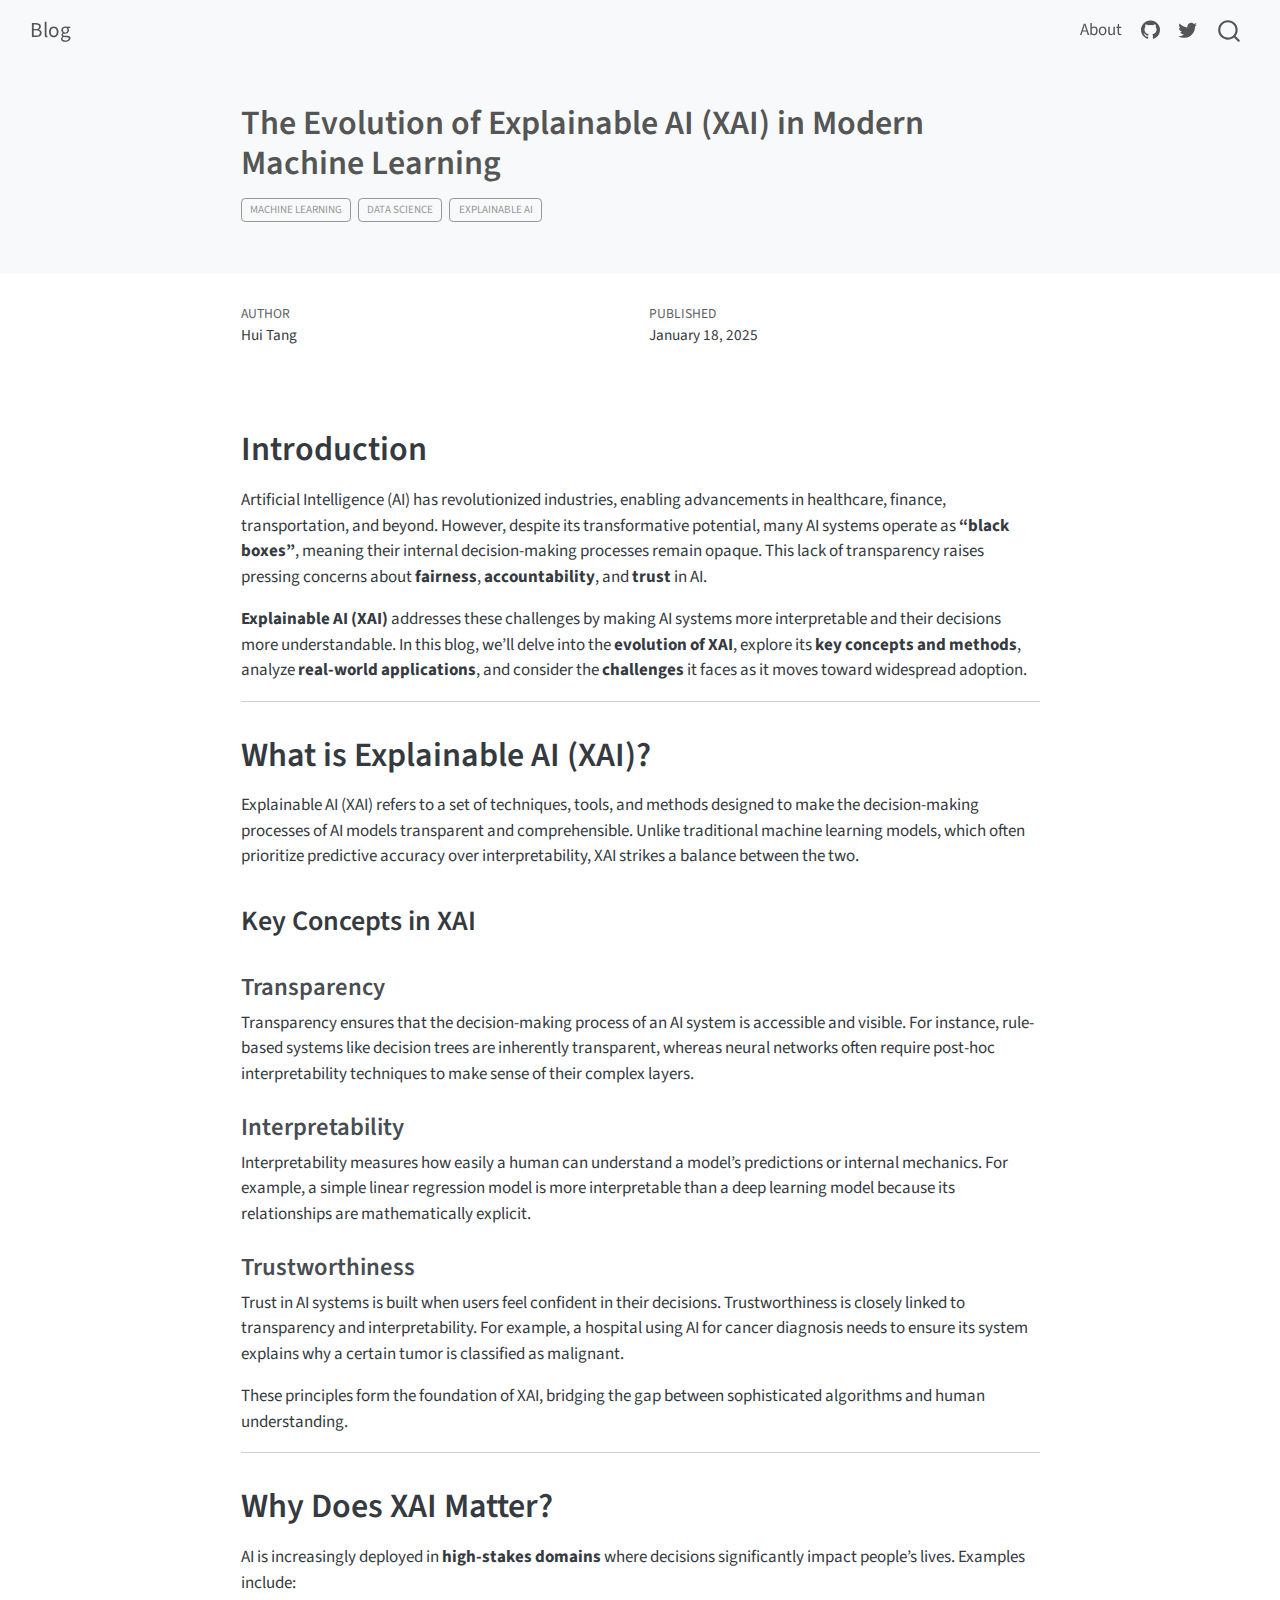
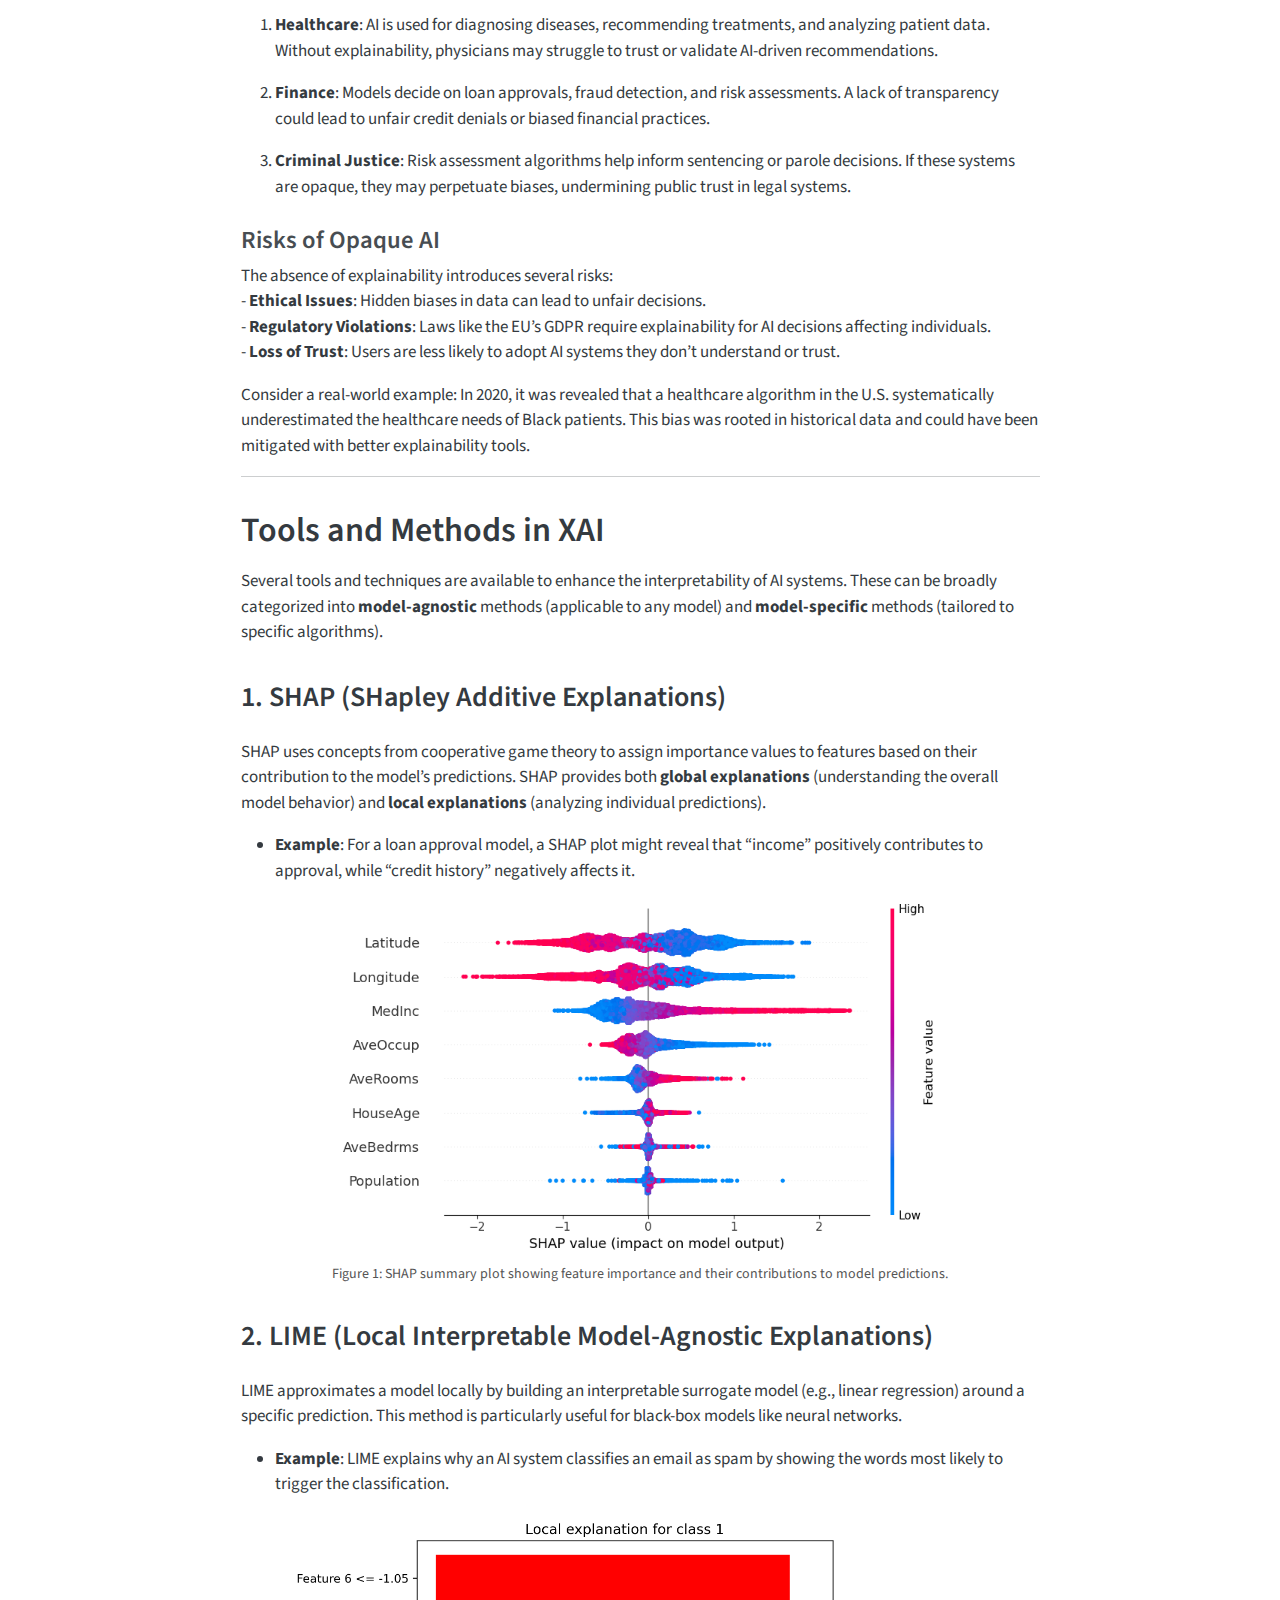
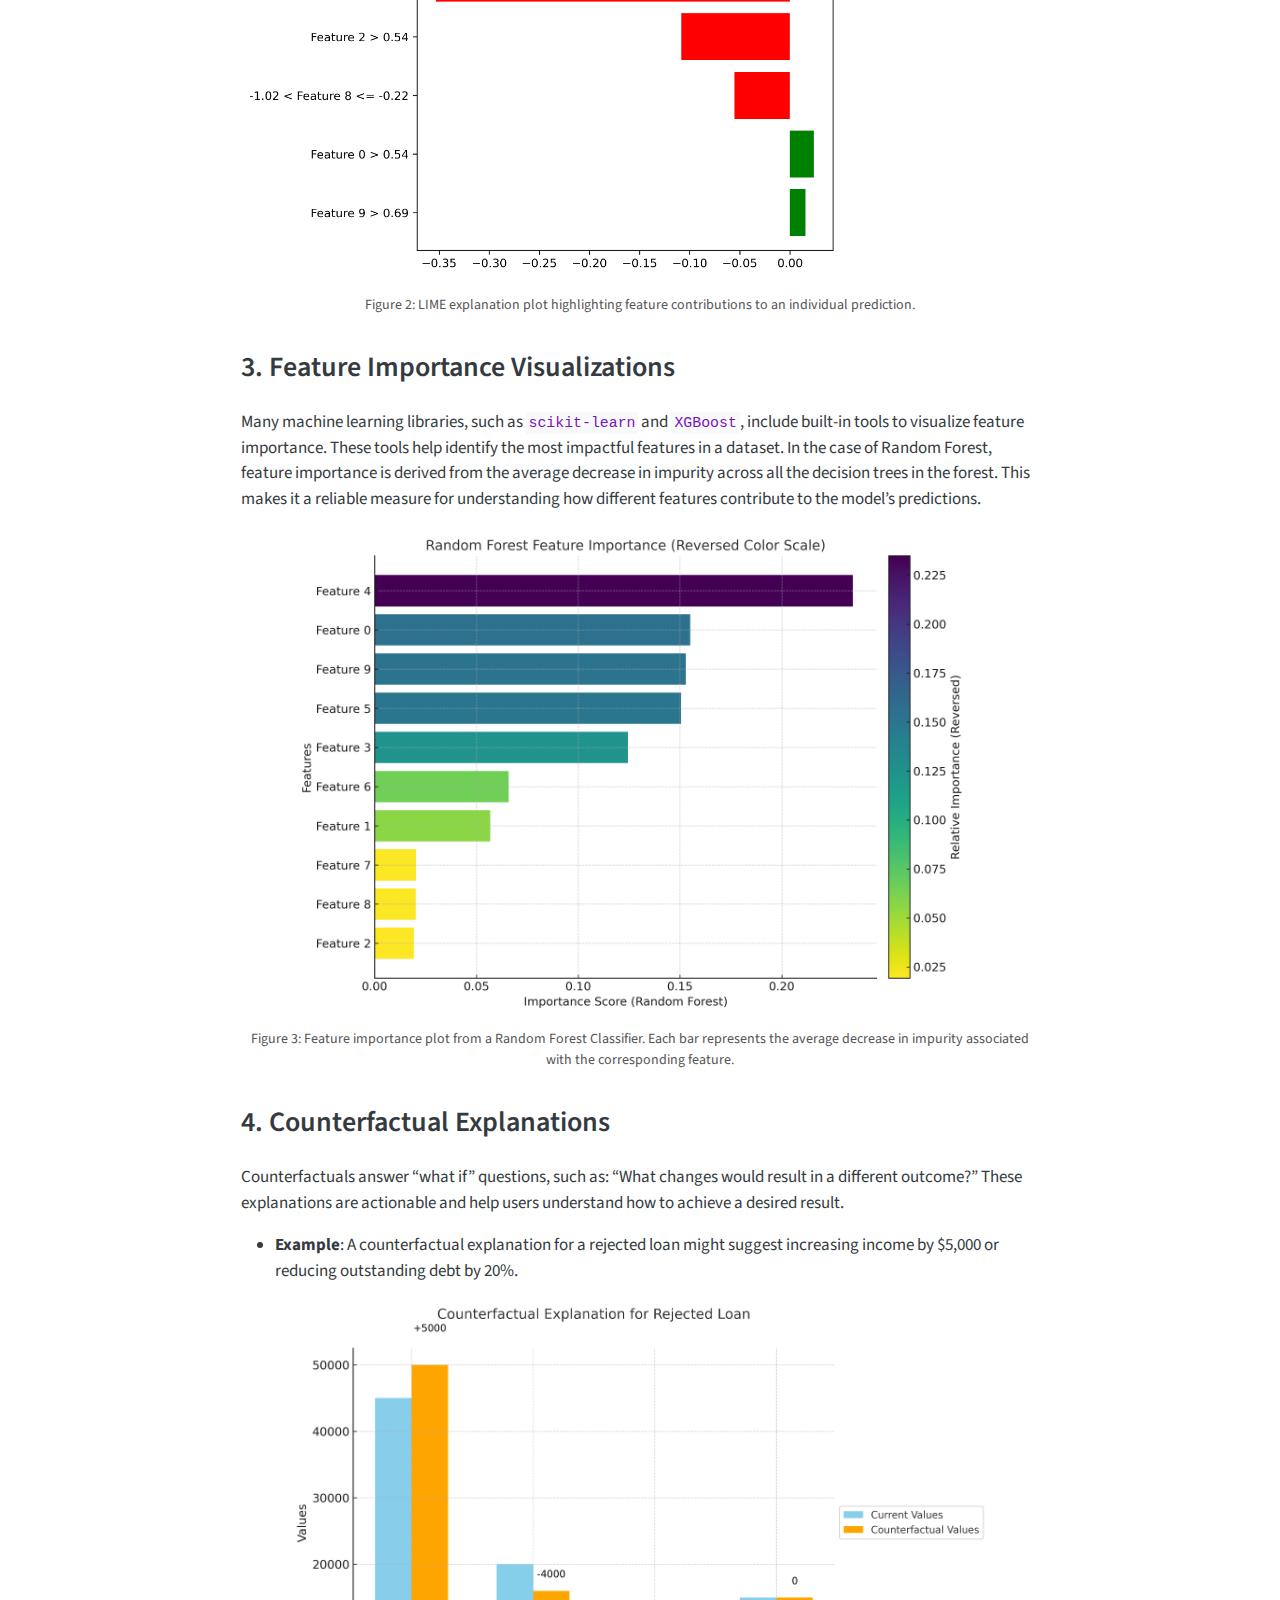
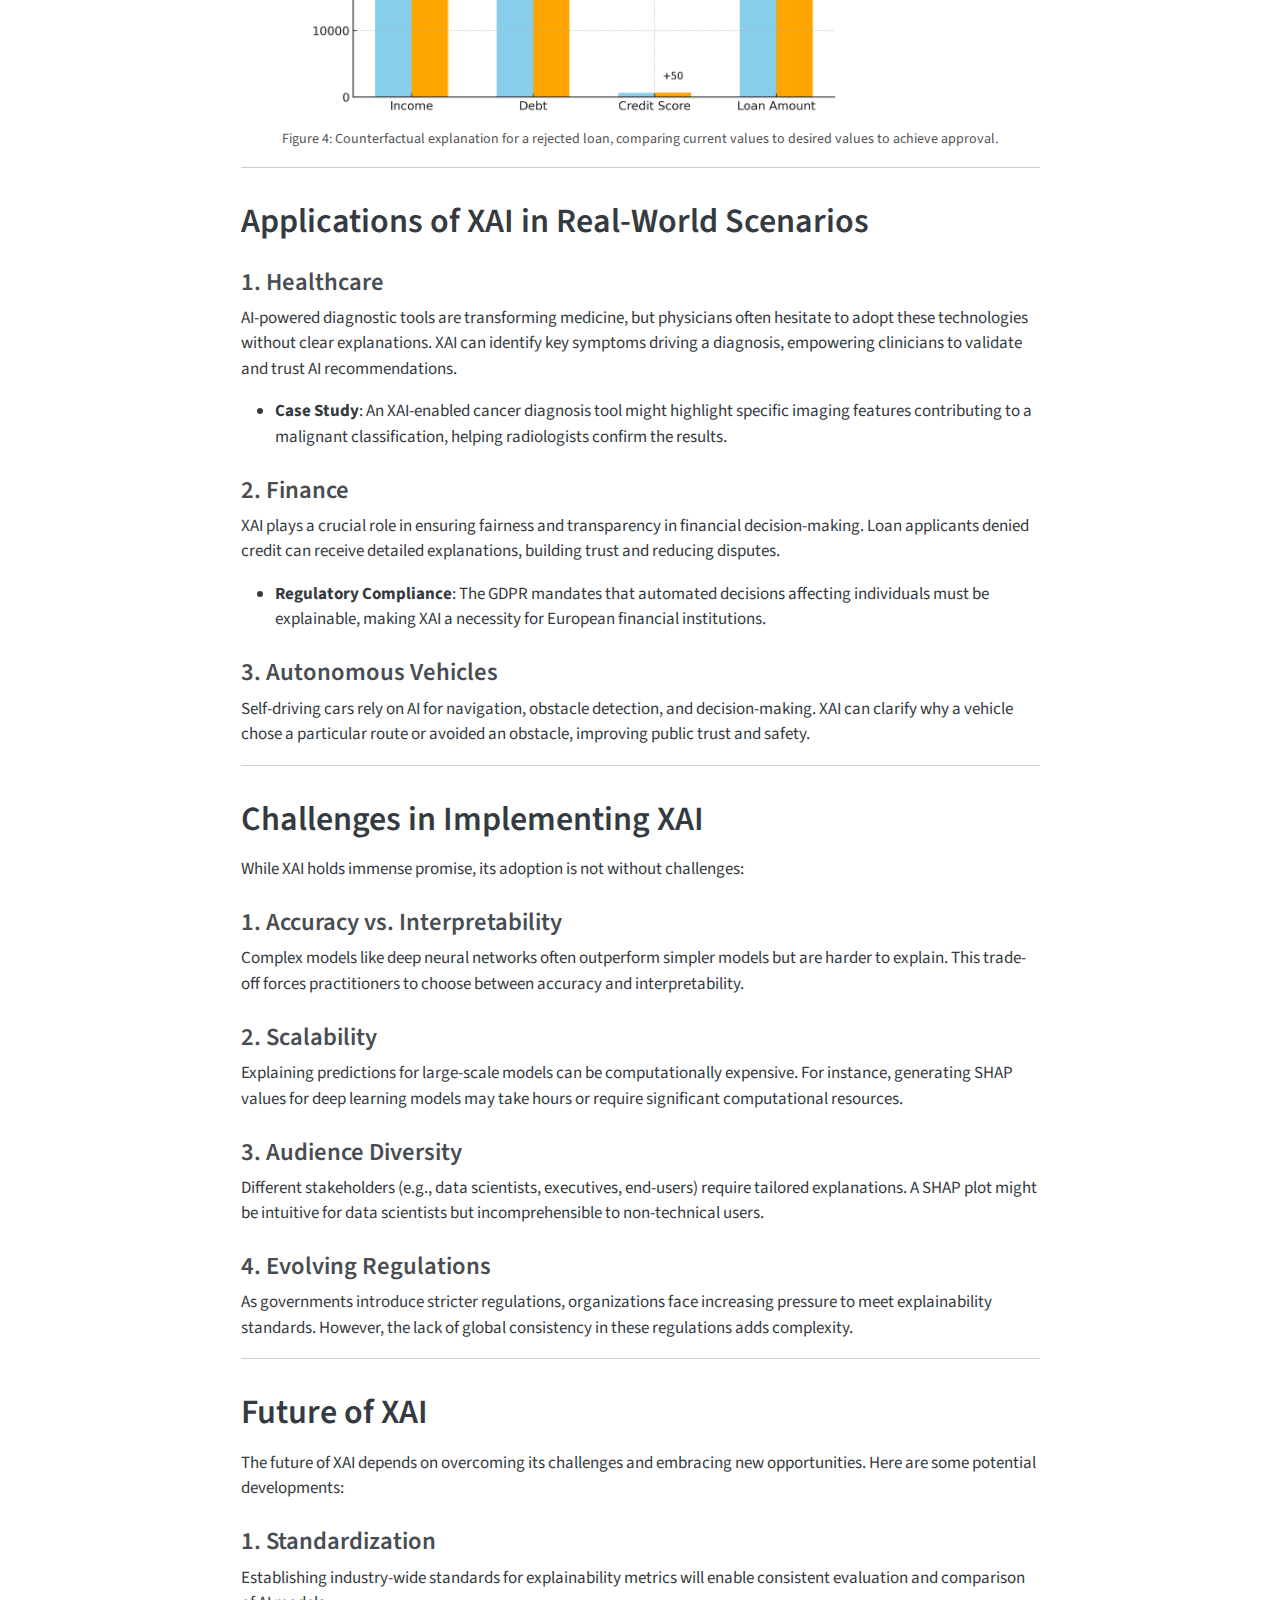
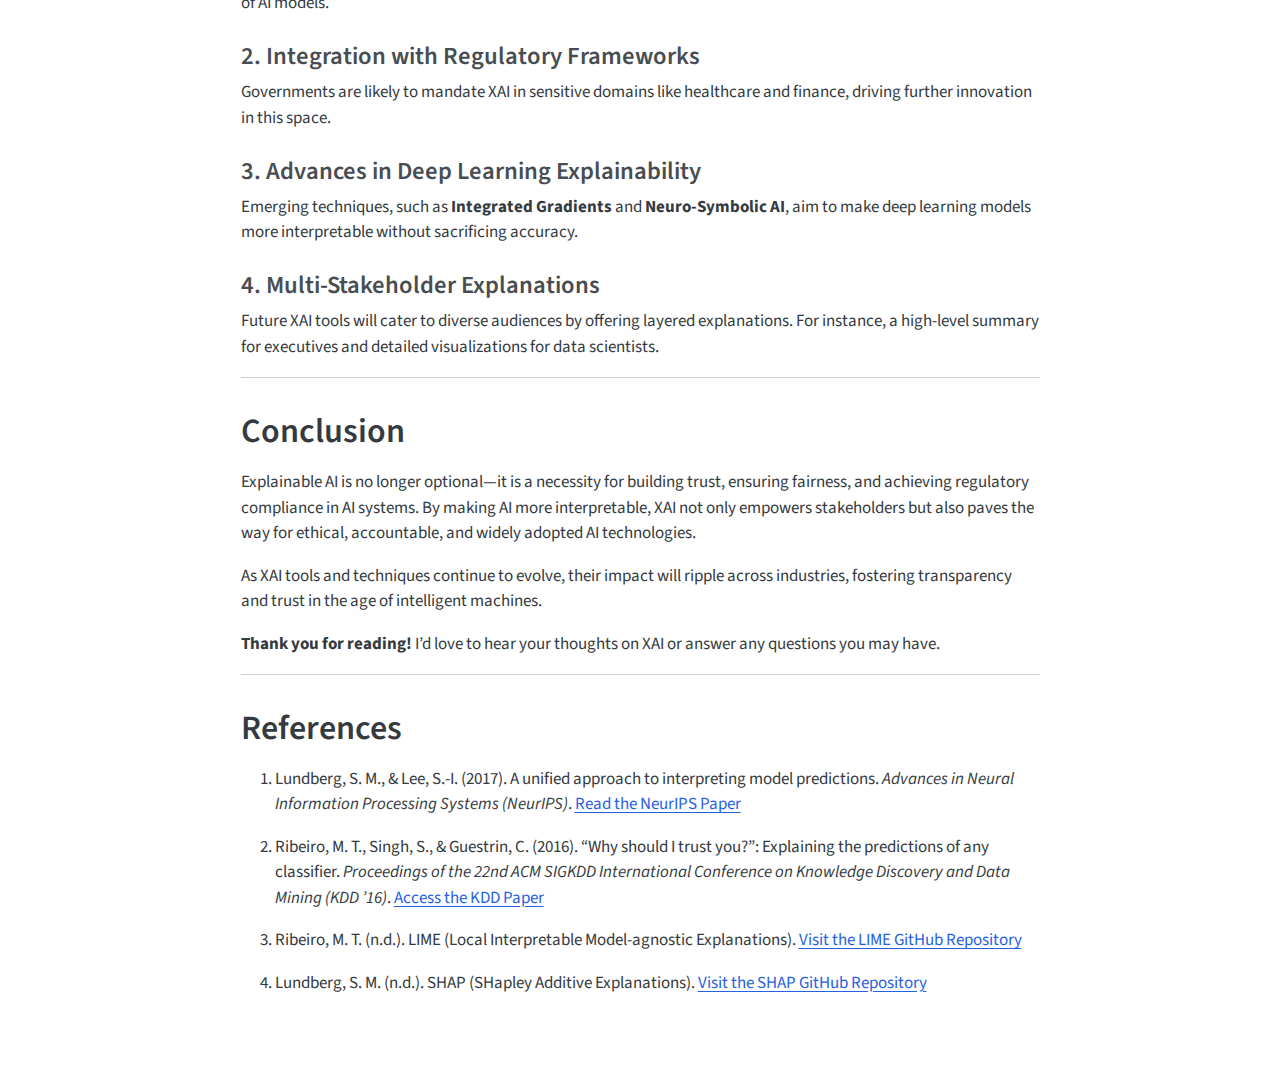
<file: docs/posts/xai-explained/index.html>
<!DOCTYPE html>
<html xmlns="http://www.w3.org/1999/xhtml" lang="en" xml:lang="en"><head>

<meta charset="utf-8">
<meta name="generator" content="quarto-1.5.57">

<meta name="viewport" content="width=device-width, initial-scale=1.0, user-scalable=yes">

<meta name="author" content="Hui Tang">
<meta name="dcterms.date" content="2025-01-18">

<title>The Evolution of Explainable AI (XAI) in Modern Machine Learning – Blog</title>
<style>
code{white-space: pre-wrap;}
span.smallcaps{font-variant: small-caps;}
div.columns{display: flex; gap: min(4vw, 1.5em);}
div.column{flex: auto; overflow-x: auto;}
div.hanging-indent{margin-left: 1.5em; text-indent: -1.5em;}
ul.task-list{list-style: none;}
ul.task-list li input[type="checkbox"] {
  width: 0.8em;
  margin: 0 0.8em 0.2em -1em; /* quarto-specific, see https://github.com/quarto-dev/quarto-cli/issues/4556 */ 
  vertical-align: middle;
}
</style>


<script src="../../site_libs/quarto-nav/quarto-nav.js"></script>
<script src="../../site_libs/quarto-nav/headroom.min.js"></script>
<script src="../../site_libs/clipboard/clipboard.min.js"></script>
<script src="../../site_libs/quarto-search/autocomplete.umd.js"></script>
<script src="../../site_libs/quarto-search/fuse.min.js"></script>
<script src="../../site_libs/quarto-search/quarto-search.js"></script>
<meta name="quarto:offset" content="../../">
<script src="../../site_libs/quarto-html/quarto.js"></script>
<script src="../../site_libs/quarto-html/popper.min.js"></script>
<script src="../../site_libs/quarto-html/tippy.umd.min.js"></script>
<script src="../../site_libs/quarto-html/anchor.min.js"></script>
<link href="../../site_libs/quarto-html/tippy.css" rel="stylesheet">
<link href="../../site_libs/quarto-html/quarto-syntax-highlighting.css" rel="stylesheet" id="quarto-text-highlighting-styles">
<script src="../../site_libs/bootstrap/bootstrap.min.js"></script>
<link href="../../site_libs/bootstrap/bootstrap-icons.css" rel="stylesheet">
<link href="../../site_libs/bootstrap/bootstrap.min.css" rel="stylesheet" id="quarto-bootstrap" data-mode="light">
<script id="quarto-search-options" type="application/json">{
  "location": "navbar",
  "copy-button": false,
  "collapse-after": 3,
  "panel-placement": "end",
  "type": "overlay",
  "limit": 50,
  "keyboard-shortcut": [
    "f",
    "/",
    "s"
  ],
  "show-item-context": false,
  "language": {
    "search-no-results-text": "No results",
    "search-matching-documents-text": "matching documents",
    "search-copy-link-title": "Copy link to search",
    "search-hide-matches-text": "Hide additional matches",
    "search-more-match-text": "more match in this document",
    "search-more-matches-text": "more matches in this document",
    "search-clear-button-title": "Clear",
    "search-text-placeholder": "",
    "search-detached-cancel-button-title": "Cancel",
    "search-submit-button-title": "Submit",
    "search-label": "Search"
  }
}</script>


<link rel="stylesheet" href="../../styles.css">
</head>

<body class="nav-fixed fullcontent">

<div id="quarto-search-results"></div>
  <header id="quarto-header" class="headroom fixed-top quarto-banner">
    <nav class="navbar navbar-expand-lg " data-bs-theme="dark">
      <div class="navbar-container container-fluid">
      <div class="navbar-brand-container mx-auto">
    <a class="navbar-brand" href="../../index.html">
    <span class="navbar-title">Blog</span>
    </a>
  </div>
            <div id="quarto-search" class="" title="Search"></div>
          <button class="navbar-toggler" type="button" data-bs-toggle="collapse" data-bs-target="#navbarCollapse" aria-controls="navbarCollapse" role="menu" aria-expanded="false" aria-label="Toggle navigation" onclick="if (window.quartoToggleHeadroom) { window.quartoToggleHeadroom(); }">
  <span class="navbar-toggler-icon"></span>
</button>
          <div class="collapse navbar-collapse" id="navbarCollapse">
            <ul class="navbar-nav navbar-nav-scroll ms-auto">
  <li class="nav-item">
    <a class="nav-link" href="../../about.html"> 
<span class="menu-text">About</span></a>
  </li>  
  <li class="nav-item compact">
    <a class="nav-link" href="https://github.com/"> <i class="bi bi-github" role="img">
</i> 
<span class="menu-text"></span></a>
  </li>  
  <li class="nav-item compact">
    <a class="nav-link" href="https://twitter.com"> <i class="bi bi-twitter" role="img">
</i> 
<span class="menu-text"></span></a>
  </li>  
</ul>
          </div> <!-- /navcollapse -->
            <div class="quarto-navbar-tools">
</div>
      </div> <!-- /container-fluid -->
    </nav>
</header>
<!-- content -->
<header id="title-block-header" class="quarto-title-block default page-columns page-full">
  <div class="quarto-title-banner page-columns page-full">
    <div class="quarto-title column-body">
      <h1 class="title">The Evolution of Explainable AI (XAI) in Modern Machine Learning</h1>
                                <div class="quarto-categories">
                <div class="quarto-category">Machine Learning</div>
                <div class="quarto-category">Data Science</div>
                <div class="quarto-category">Explainable AI</div>
              </div>
                  </div>
  </div>
    
  
  <div class="quarto-title-meta">

      <div>
      <div class="quarto-title-meta-heading">Author</div>
      <div class="quarto-title-meta-contents">
               <p>Hui Tang </p>
            </div>
    </div>
      
      <div>
      <div class="quarto-title-meta-heading">Published</div>
      <div class="quarto-title-meta-contents">
        <p class="date">January 18, 2025</p>
      </div>
    </div>
    
      
    </div>
    
  
  </header><div id="quarto-content" class="quarto-container page-columns page-rows-contents page-layout-article page-navbar">
<!-- sidebar -->
<!-- margin-sidebar -->
    
<!-- main -->
<main class="content quarto-banner-title-block" id="quarto-document-content">





<section id="introduction" class="level1">
<h1>Introduction</h1>
<p>Artificial Intelligence (AI) has revolutionized industries, enabling advancements in healthcare, finance, transportation, and beyond. However, despite its transformative potential, many AI systems operate as <strong>“black boxes”</strong>, meaning their internal decision-making processes remain opaque. This lack of transparency raises pressing concerns about <strong>fairness</strong>, <strong>accountability</strong>, and <strong>trust</strong> in AI.</p>
<p><strong>Explainable AI (XAI)</strong> addresses these challenges by making AI systems more interpretable and their decisions more understandable. In this blog, we’ll delve into the <strong>evolution of XAI</strong>, explore its <strong>key concepts and methods</strong>, analyze <strong>real-world applications</strong>, and consider the <strong>challenges</strong> it faces as it moves toward widespread adoption.</p>
<hr>
</section>
<section id="what-is-explainable-ai-xai" class="level1">
<h1>What is Explainable AI (XAI)?</h1>
<p>Explainable AI (XAI) refers to a set of techniques, tools, and methods designed to make the decision-making processes of AI models transparent and comprehensible. Unlike traditional machine learning models, which often prioritize predictive accuracy over interpretability, XAI strikes a balance between the two.</p>
<section id="key-concepts-in-xai" class="level2">
<h2 class="anchored" data-anchor-id="key-concepts-in-xai">Key Concepts in XAI</h2>
<section id="transparency" class="level3">
<h3 class="anchored" data-anchor-id="transparency">Transparency</h3>
<p>Transparency ensures that the decision-making process of an AI system is accessible and visible. For instance, rule-based systems like decision trees are inherently transparent, whereas neural networks often require post-hoc interpretability techniques to make sense of their complex layers.</p>
</section>
<section id="interpretability" class="level3">
<h3 class="anchored" data-anchor-id="interpretability">Interpretability</h3>
<p>Interpretability measures how easily a human can understand a model’s predictions or internal mechanics. For example, a simple linear regression model is more interpretable than a deep learning model because its relationships are mathematically explicit.</p>
</section>
<section id="trustworthiness" class="level3">
<h3 class="anchored" data-anchor-id="trustworthiness">Trustworthiness</h3>
<p>Trust in AI systems is built when users feel confident in their decisions. Trustworthiness is closely linked to transparency and interpretability. For example, a hospital using AI for cancer diagnosis needs to ensure its system explains why a certain tumor is classified as malignant.</p>
<p>These principles form the foundation of XAI, bridging the gap between sophisticated algorithms and human understanding.</p>
<hr>
</section>
</section>
</section>
<section id="why-does-xai-matter" class="level1">
<h1>Why Does XAI Matter?</h1>
<p>AI is increasingly deployed in <strong>high-stakes domains</strong> where decisions significantly impact people’s lives. Examples include:</p>
<ol type="1">
<li><p><strong>Healthcare</strong>: AI is used for diagnosing diseases, recommending treatments, and analyzing patient data. Without explainability, physicians may struggle to trust or validate AI-driven recommendations.</p></li>
<li><p><strong>Finance</strong>: Models decide on loan approvals, fraud detection, and risk assessments. A lack of transparency could lead to unfair credit denials or biased financial practices.</p></li>
<li><p><strong>Criminal Justice</strong>: Risk assessment algorithms help inform sentencing or parole decisions. If these systems are opaque, they may perpetuate biases, undermining public trust in legal systems.</p></li>
</ol>
<section id="risks-of-opaque-ai" class="level3">
<h3 class="anchored" data-anchor-id="risks-of-opaque-ai">Risks of Opaque AI</h3>
<p>The absence of explainability introduces several risks:<br>
- <strong>Ethical Issues</strong>: Hidden biases in data can lead to unfair decisions.<br>
- <strong>Regulatory Violations</strong>: Laws like the EU’s GDPR require explainability for AI decisions affecting individuals.<br>
- <strong>Loss of Trust</strong>: Users are less likely to adopt AI systems they don’t understand or trust.</p>
<p>Consider a real-world example: In 2020, it was revealed that a healthcare algorithm in the U.S. systematically underestimated the healthcare needs of Black patients. This bias was rooted in historical data and could have been mitigated with better explainability tools.</p>
<hr>
</section>
</section>
<section id="tools-and-methods-in-xai" class="level1">
<h1>Tools and Methods in XAI</h1>
<p>Several tools and techniques are available to enhance the interpretability of AI systems. These can be broadly categorized into <strong>model-agnostic</strong> methods (applicable to any model) and <strong>model-specific</strong> methods (tailored to specific algorithms).</p>
<section id="shap-shapley-additive-explanations" class="level2">
<h2 class="anchored" data-anchor-id="shap-shapley-additive-explanations">1. SHAP (SHapley Additive Explanations)</h2>
<p>SHAP uses concepts from cooperative game theory to assign importance values to features based on their contribution to the model’s predictions. SHAP provides both <strong>global explanations</strong> (understanding the overall model behavior) and <strong>local explanations</strong> (analyzing individual predictions).</p>
<ul>
<li><strong>Example</strong>: For a loan approval model, a SHAP plot might reveal that “income” positively contributes to approval, while “credit history” negatively affects it.</li>
</ul>
<div style="text-align: center;">
<img src="california_beeswarm.png" alt="SHAP Summary Plot" width="600">
<p style="text-align: center; font-size: 14px; color: #555; margin-top: 10px;">
Figure 1: SHAP summary plot showing feature importance and their contributions to model predictions.
</p>
</div>
</section>
<section id="lime-local-interpretable-model-agnostic-explanations" class="level2">
<h2 class="anchored" data-anchor-id="lime-local-interpretable-model-agnostic-explanations">2. LIME (Local Interpretable Model-Agnostic Explanations)</h2>
<p>LIME approximates a model locally by building an interpretable surrogate model (e.g., linear regression) around a specific prediction. This method is particularly useful for black-box models like neural networks.</p>
<ul>
<li><strong>Example</strong>: LIME explains why an AI system classifies an email as spam by showing the words most likely to trigger the classification.</li>
</ul>
<div style="text-align: left;">
<p><img src="lime_explanation_plot.png" alt="LIME Explanation Plot" width="600"></p>
</div>
<p style="text-align: center; font-size: 14px; color: #555; margin-top: 10px;">
Figure 2: LIME explanation plot highlighting feature contributions to an individual prediction.
</p>
</section>
<section id="feature-importance-visualizations" class="level2">
<h2 class="anchored" data-anchor-id="feature-importance-visualizations">3. Feature Importance Visualizations</h2>
<p>Many machine learning libraries, such as <code>scikit-learn</code> and <code>XGBoost</code>, include built-in tools to visualize feature importance. These tools help identify the most impactful features in a dataset. In the case of Random Forest, feature importance is derived from the average decrease in impurity across all the decision trees in the forest. This makes it a reliable measure for understanding how different features contribute to the model’s predictions.</p>
<div style="text-align: center;">
<img src="random_forest_feature_importance_reversed.png" alt="Random Forest Feature Importance" width="700">
<p style="text-align: center; font-size: 14px; color: #555; margin-top: 10px;">
Figure 3: Feature importance plot from a Random Forest Classifier. Each bar represents the average decrease in impurity associated with the corresponding feature.
</p>
</div>
</section>
<section id="counterfactual-explanations" class="level2">
<h2 class="anchored" data-anchor-id="counterfactual-explanations">4. Counterfactual Explanations</h2>
<p>Counterfactuals answer “what if” questions, such as: “What changes would result in a different outcome?” These explanations are actionable and help users understand how to achieve a desired result.</p>
<ul>
<li><strong>Example</strong>: A counterfactual explanation for a rejected loan might suggest increasing income by $5,000 or reducing outstanding debt by 20%.</li>
</ul>
<div style="text-align: center;">
<img src="counterfactual_explanation.png" alt="Counterfactual Explanation" width="700">
<p style="text-align: center; font-size: 14px; color: #555; margin-top: 10px;">
Figure 4: Counterfactual explanation for a rejected loan, comparing current values to desired values to achieve approval.
</p>
</div>
<hr>
</section>
</section>
<section id="applications-of-xai-in-real-world-scenarios" class="level1">
<h1>Applications of XAI in Real-World Scenarios</h1>
<section id="healthcare" class="level3">
<h3 class="anchored" data-anchor-id="healthcare">1. Healthcare</h3>
<p>AI-powered diagnostic tools are transforming medicine, but physicians often hesitate to adopt these technologies without clear explanations. XAI can identify key symptoms driving a diagnosis, empowering clinicians to validate and trust AI recommendations.</p>
<ul>
<li><strong>Case Study</strong>: An XAI-enabled cancer diagnosis tool might highlight specific imaging features contributing to a malignant classification, helping radiologists confirm the results.</li>
</ul>
</section>
<section id="finance" class="level3">
<h3 class="anchored" data-anchor-id="finance">2. Finance</h3>
<p>XAI plays a crucial role in ensuring fairness and transparency in financial decision-making. Loan applicants denied credit can receive detailed explanations, building trust and reducing disputes.</p>
<ul>
<li><strong>Regulatory Compliance</strong>: The GDPR mandates that automated decisions affecting individuals must be explainable, making XAI a necessity for European financial institutions.</li>
</ul>
</section>
<section id="autonomous-vehicles" class="level3">
<h3 class="anchored" data-anchor-id="autonomous-vehicles">3. Autonomous Vehicles</h3>
<p>Self-driving cars rely on AI for navigation, obstacle detection, and decision-making. XAI can clarify why a vehicle chose a particular route or avoided an obstacle, improving public trust and safety.</p>
<hr>
</section>
</section>
<section id="challenges-in-implementing-xai" class="level1">
<h1>Challenges in Implementing XAI</h1>
<p>While XAI holds immense promise, its adoption is not without challenges:</p>
<section id="accuracy-vs.-interpretability" class="level3">
<h3 class="anchored" data-anchor-id="accuracy-vs.-interpretability">1. Accuracy vs.&nbsp;Interpretability</h3>
<p>Complex models like deep neural networks often outperform simpler models but are harder to explain. This trade-off forces practitioners to choose between accuracy and interpretability.</p>
</section>
<section id="scalability" class="level3">
<h3 class="anchored" data-anchor-id="scalability">2. Scalability</h3>
<p>Explaining predictions for large-scale models can be computationally expensive. For instance, generating SHAP values for deep learning models may take hours or require significant computational resources.</p>
</section>
<section id="audience-diversity" class="level3">
<h3 class="anchored" data-anchor-id="audience-diversity">3. Audience Diversity</h3>
<p>Different stakeholders (e.g., data scientists, executives, end-users) require tailored explanations. A SHAP plot might be intuitive for data scientists but incomprehensible to non-technical users.</p>
</section>
<section id="evolving-regulations" class="level3">
<h3 class="anchored" data-anchor-id="evolving-regulations">4. Evolving Regulations</h3>
<p>As governments introduce stricter regulations, organizations face increasing pressure to meet explainability standards. However, the lack of global consistency in these regulations adds complexity.</p>
<hr>
</section>
</section>
<section id="future-of-xai" class="level1">
<h1>Future of XAI</h1>
<p>The future of XAI depends on overcoming its challenges and embracing new opportunities. Here are some potential developments:</p>
<section id="standardization" class="level3">
<h3 class="anchored" data-anchor-id="standardization">1. Standardization</h3>
<p>Establishing industry-wide standards for explainability metrics will enable consistent evaluation and comparison of AI models.</p>
</section>
<section id="integration-with-regulatory-frameworks" class="level3">
<h3 class="anchored" data-anchor-id="integration-with-regulatory-frameworks">2. Integration with Regulatory Frameworks</h3>
<p>Governments are likely to mandate XAI in sensitive domains like healthcare and finance, driving further innovation in this space.</p>
</section>
<section id="advances-in-deep-learning-explainability" class="level3">
<h3 class="anchored" data-anchor-id="advances-in-deep-learning-explainability">3. Advances in Deep Learning Explainability</h3>
<p>Emerging techniques, such as <strong>Integrated Gradients</strong> and <strong>Neuro-Symbolic AI</strong>, aim to make deep learning models more interpretable without sacrificing accuracy.</p>
</section>
<section id="multi-stakeholder-explanations" class="level3">
<h3 class="anchored" data-anchor-id="multi-stakeholder-explanations">4. Multi-Stakeholder Explanations</h3>
<p>Future XAI tools will cater to diverse audiences by offering layered explanations. For instance, a high-level summary for executives and detailed visualizations for data scientists.</p>
<hr>
</section>
</section>
<section id="conclusion" class="level1">
<h1>Conclusion</h1>
<p>Explainable AI is no longer optional—it is a necessity for building trust, ensuring fairness, and achieving regulatory compliance in AI systems. By making AI more interpretable, XAI not only empowers stakeholders but also paves the way for ethical, accountable, and widely adopted AI technologies.</p>
<p>As XAI tools and techniques continue to evolve, their impact will ripple across industries, fostering transparency and trust in the age of intelligent machines.</p>
<p><strong>Thank you for reading!</strong> I’d love to hear your thoughts on XAI or answer any questions you may have.</p>
<hr>
</section>
<section id="references" class="level1">
<h1>References</h1>
<ol type="1">
<li><p>Lundberg, S. M., &amp; Lee, S.-I. (2017). A unified approach to interpreting model predictions. <em>Advances in Neural Information Processing Systems (NeurIPS)</em>. <a href="https://proceedings.neurips.cc/paper/2017/file/8a20a8621978632d76c43dfd28b67767-Paper.pdf">Read the NeurIPS Paper</a></p></li>
<li><p>Ribeiro, M. T., Singh, S., &amp; Guestrin, C. (2016). “Why should I trust you?”: Explaining the predictions of any classifier. <em>Proceedings of the 22nd ACM SIGKDD International Conference on Knowledge Discovery and Data Mining (KDD ’16)</em>. <a href="https://dl.acm.org/doi/10.1145/2939672.2939778">Access the KDD Paper</a></p></li>
<li><p>Ribeiro, M. T. (n.d.). LIME (Local Interpretable Model-agnostic Explanations). <a href="https://github.com/marcotcr/lime">Visit the LIME GitHub Repository</a></p></li>
<li><p>Lundberg, S. M. (n.d.). SHAP (SHapley Additive Explanations). <a href="https://github.com/slundberg/shap">Visit the SHAP GitHub Repository</a></p></li>
</ol>


</section>

</main> <!-- /main -->
<script id="quarto-html-after-body" type="application/javascript">
window.document.addEventListener("DOMContentLoaded", function (event) {
  const toggleBodyColorMode = (bsSheetEl) => {
    const mode = bsSheetEl.getAttribute("data-mode");
    const bodyEl = window.document.querySelector("body");
    if (mode === "dark") {
      bodyEl.classList.add("quarto-dark");
      bodyEl.classList.remove("quarto-light");
    } else {
      bodyEl.classList.add("quarto-light");
      bodyEl.classList.remove("quarto-dark");
    }
  }
  const toggleBodyColorPrimary = () => {
    const bsSheetEl = window.document.querySelector("link#quarto-bootstrap");
    if (bsSheetEl) {
      toggleBodyColorMode(bsSheetEl);
    }
  }
  toggleBodyColorPrimary();  
  const icon = "";
  const anchorJS = new window.AnchorJS();
  anchorJS.options = {
    placement: 'right',
    icon: icon
  };
  anchorJS.add('.anchored');
  const isCodeAnnotation = (el) => {
    for (const clz of el.classList) {
      if (clz.startsWith('code-annotation-')) {                     
        return true;
      }
    }
    return false;
  }
  const onCopySuccess = function(e) {
    // button target
    const button = e.trigger;
    // don't keep focus
    button.blur();
    // flash "checked"
    button.classList.add('code-copy-button-checked');
    var currentTitle = button.getAttribute("title");
    button.setAttribute("title", "Copied!");
    let tooltip;
    if (window.bootstrap) {
      button.setAttribute("data-bs-toggle", "tooltip");
      button.setAttribute("data-bs-placement", "left");
      button.setAttribute("data-bs-title", "Copied!");
      tooltip = new bootstrap.Tooltip(button, 
        { trigger: "manual", 
          customClass: "code-copy-button-tooltip",
          offset: [0, -8]});
      tooltip.show();    
    }
    setTimeout(function() {
      if (tooltip) {
        tooltip.hide();
        button.removeAttribute("data-bs-title");
        button.removeAttribute("data-bs-toggle");
        button.removeAttribute("data-bs-placement");
      }
      button.setAttribute("title", currentTitle);
      button.classList.remove('code-copy-button-checked');
    }, 1000);
    // clear code selection
    e.clearSelection();
  }
  const getTextToCopy = function(trigger) {
      const codeEl = trigger.previousElementSibling.cloneNode(true);
      for (const childEl of codeEl.children) {
        if (isCodeAnnotation(childEl)) {
          childEl.remove();
        }
      }
      return codeEl.innerText;
  }
  const clipboard = new window.ClipboardJS('.code-copy-button:not([data-in-quarto-modal])', {
    text: getTextToCopy
  });
  clipboard.on('success', onCopySuccess);
  if (window.document.getElementById('quarto-embedded-source-code-modal')) {
    // For code content inside modals, clipBoardJS needs to be initialized with a container option
    // TODO: Check when it could be a function (https://github.com/zenorocha/clipboard.js/issues/860)
    const clipboardModal = new window.ClipboardJS('.code-copy-button[data-in-quarto-modal]', {
      text: getTextToCopy,
      container: window.document.getElementById('quarto-embedded-source-code-modal')
    });
    clipboardModal.on('success', onCopySuccess);
  }
    var localhostRegex = new RegExp(/^(?:http|https):\/\/localhost\:?[0-9]*\//);
    var mailtoRegex = new RegExp(/^mailto:/);
      var filterRegex = new RegExp('/' + window.location.host + '/');
    var isInternal = (href) => {
        return filterRegex.test(href) || localhostRegex.test(href) || mailtoRegex.test(href);
    }
    // Inspect non-navigation links and adorn them if external
 	var links = window.document.querySelectorAll('a[href]:not(.nav-link):not(.navbar-brand):not(.toc-action):not(.sidebar-link):not(.sidebar-item-toggle):not(.pagination-link):not(.no-external):not([aria-hidden]):not(.dropdown-item):not(.quarto-navigation-tool):not(.about-link)');
    for (var i=0; i<links.length; i++) {
      const link = links[i];
      if (!isInternal(link.href)) {
        // undo the damage that might have been done by quarto-nav.js in the case of
        // links that we want to consider external
        if (link.dataset.originalHref !== undefined) {
          link.href = link.dataset.originalHref;
        }
      }
    }
  function tippyHover(el, contentFn, onTriggerFn, onUntriggerFn) {
    const config = {
      allowHTML: true,
      maxWidth: 500,
      delay: 100,
      arrow: false,
      appendTo: function(el) {
          return el.parentElement;
      },
      interactive: true,
      interactiveBorder: 10,
      theme: 'quarto',
      placement: 'bottom-start',
    };
    if (contentFn) {
      config.content = contentFn;
    }
    if (onTriggerFn) {
      config.onTrigger = onTriggerFn;
    }
    if (onUntriggerFn) {
      config.onUntrigger = onUntriggerFn;
    }
    window.tippy(el, config); 
  }
  const noterefs = window.document.querySelectorAll('a[role="doc-noteref"]');
  for (var i=0; i<noterefs.length; i++) {
    const ref = noterefs[i];
    tippyHover(ref, function() {
      // use id or data attribute instead here
      let href = ref.getAttribute('data-footnote-href') || ref.getAttribute('href');
      try { href = new URL(href).hash; } catch {}
      const id = href.replace(/^#\/?/, "");
      const note = window.document.getElementById(id);
      if (note) {
        return note.innerHTML;
      } else {
        return "";
      }
    });
  }
  const xrefs = window.document.querySelectorAll('a.quarto-xref');
  const processXRef = (id, note) => {
    // Strip column container classes
    const stripColumnClz = (el) => {
      el.classList.remove("page-full", "page-columns");
      if (el.children) {
        for (const child of el.children) {
          stripColumnClz(child);
        }
      }
    }
    stripColumnClz(note)
    if (id === null || id.startsWith('sec-')) {
      // Special case sections, only their first couple elements
      const container = document.createElement("div");
      if (note.children && note.children.length > 2) {
        container.appendChild(note.children[0].cloneNode(true));
        for (let i = 1; i < note.children.length; i++) {
          const child = note.children[i];
          if (child.tagName === "P" && child.innerText === "") {
            continue;
          } else {
            container.appendChild(child.cloneNode(true));
            break;
          }
        }
        if (window.Quarto?.typesetMath) {
          window.Quarto.typesetMath(container);
        }
        return container.innerHTML
      } else {
        if (window.Quarto?.typesetMath) {
          window.Quarto.typesetMath(note);
        }
        return note.innerHTML;
      }
    } else {
      // Remove any anchor links if they are present
      const anchorLink = note.querySelector('a.anchorjs-link');
      if (anchorLink) {
        anchorLink.remove();
      }
      if (window.Quarto?.typesetMath) {
        window.Quarto.typesetMath(note);
      }
      // TODO in 1.5, we should make sure this works without a callout special case
      if (note.classList.contains("callout")) {
        return note.outerHTML;
      } else {
        return note.innerHTML;
      }
    }
  }
  for (var i=0; i<xrefs.length; i++) {
    const xref = xrefs[i];
    tippyHover(xref, undefined, function(instance) {
      instance.disable();
      let url = xref.getAttribute('href');
      let hash = undefined; 
      if (url.startsWith('#')) {
        hash = url;
      } else {
        try { hash = new URL(url).hash; } catch {}
      }
      if (hash) {
        const id = hash.replace(/^#\/?/, "");
        const note = window.document.getElementById(id);
        if (note !== null) {
          try {
            const html = processXRef(id, note.cloneNode(true));
            instance.setContent(html);
          } finally {
            instance.enable();
            instance.show();
          }
        } else {
          // See if we can fetch this
          fetch(url.split('#')[0])
          .then(res => res.text())
          .then(html => {
            const parser = new DOMParser();
            const htmlDoc = parser.parseFromString(html, "text/html");
            const note = htmlDoc.getElementById(id);
            if (note !== null) {
              const html = processXRef(id, note);
              instance.setContent(html);
            } 
          }).finally(() => {
            instance.enable();
            instance.show();
          });
        }
      } else {
        // See if we can fetch a full url (with no hash to target)
        // This is a special case and we should probably do some content thinning / targeting
        fetch(url)
        .then(res => res.text())
        .then(html => {
          const parser = new DOMParser();
          const htmlDoc = parser.parseFromString(html, "text/html");
          const note = htmlDoc.querySelector('main.content');
          if (note !== null) {
            // This should only happen for chapter cross references
            // (since there is no id in the URL)
            // remove the first header
            if (note.children.length > 0 && note.children[0].tagName === "HEADER") {
              note.children[0].remove();
            }
            const html = processXRef(null, note);
            instance.setContent(html);
          } 
        }).finally(() => {
          instance.enable();
          instance.show();
        });
      }
    }, function(instance) {
    });
  }
      let selectedAnnoteEl;
      const selectorForAnnotation = ( cell, annotation) => {
        let cellAttr = 'data-code-cell="' + cell + '"';
        let lineAttr = 'data-code-annotation="' +  annotation + '"';
        const selector = 'span[' + cellAttr + '][' + lineAttr + ']';
        return selector;
      }
      const selectCodeLines = (annoteEl) => {
        const doc = window.document;
        const targetCell = annoteEl.getAttribute("data-target-cell");
        const targetAnnotation = annoteEl.getAttribute("data-target-annotation");
        const annoteSpan = window.document.querySelector(selectorForAnnotation(targetCell, targetAnnotation));
        const lines = annoteSpan.getAttribute("data-code-lines").split(",");
        const lineIds = lines.map((line) => {
          return targetCell + "-" + line;
        })
        let top = null;
        let height = null;
        let parent = null;
        if (lineIds.length > 0) {
            //compute the position of the single el (top and bottom and make a div)
            const el = window.document.getElementById(lineIds[0]);
            top = el.offsetTop;
            height = el.offsetHeight;
            parent = el.parentElement.parentElement;
          if (lineIds.length > 1) {
            const lastEl = window.document.getElementById(lineIds[lineIds.length - 1]);
            const bottom = lastEl.offsetTop + lastEl.offsetHeight;
            height = bottom - top;
          }
          if (top !== null && height !== null && parent !== null) {
            // cook up a div (if necessary) and position it 
            let div = window.document.getElementById("code-annotation-line-highlight");
            if (div === null) {
              div = window.document.createElement("div");
              div.setAttribute("id", "code-annotation-line-highlight");
              div.style.position = 'absolute';
              parent.appendChild(div);
            }
            div.style.top = top - 2 + "px";
            div.style.height = height + 4 + "px";
            div.style.left = 0;
            let gutterDiv = window.document.getElementById("code-annotation-line-highlight-gutter");
            if (gutterDiv === null) {
              gutterDiv = window.document.createElement("div");
              gutterDiv.setAttribute("id", "code-annotation-line-highlight-gutter");
              gutterDiv.style.position = 'absolute';
              const codeCell = window.document.getElementById(targetCell);
              const gutter = codeCell.querySelector('.code-annotation-gutter');
              gutter.appendChild(gutterDiv);
            }
            gutterDiv.style.top = top - 2 + "px";
            gutterDiv.style.height = height + 4 + "px";
          }
          selectedAnnoteEl = annoteEl;
        }
      };
      const unselectCodeLines = () => {
        const elementsIds = ["code-annotation-line-highlight", "code-annotation-line-highlight-gutter"];
        elementsIds.forEach((elId) => {
          const div = window.document.getElementById(elId);
          if (div) {
            div.remove();
          }
        });
        selectedAnnoteEl = undefined;
      };
        // Handle positioning of the toggle
    window.addEventListener(
      "resize",
      throttle(() => {
        elRect = undefined;
        if (selectedAnnoteEl) {
          selectCodeLines(selectedAnnoteEl);
        }
      }, 10)
    );
    function throttle(fn, ms) {
    let throttle = false;
    let timer;
      return (...args) => {
        if(!throttle) { // first call gets through
            fn.apply(this, args);
            throttle = true;
        } else { // all the others get throttled
            if(timer) clearTimeout(timer); // cancel #2
            timer = setTimeout(() => {
              fn.apply(this, args);
              timer = throttle = false;
            }, ms);
        }
      };
    }
      // Attach click handler to the DT
      const annoteDls = window.document.querySelectorAll('dt[data-target-cell]');
      for (const annoteDlNode of annoteDls) {
        annoteDlNode.addEventListener('click', (event) => {
          const clickedEl = event.target;
          if (clickedEl !== selectedAnnoteEl) {
            unselectCodeLines();
            const activeEl = window.document.querySelector('dt[data-target-cell].code-annotation-active');
            if (activeEl) {
              activeEl.classList.remove('code-annotation-active');
            }
            selectCodeLines(clickedEl);
            clickedEl.classList.add('code-annotation-active');
          } else {
            // Unselect the line
            unselectCodeLines();
            clickedEl.classList.remove('code-annotation-active');
          }
        });
      }
  const findCites = (el) => {
    const parentEl = el.parentElement;
    if (parentEl) {
      const cites = parentEl.dataset.cites;
      if (cites) {
        return {
          el,
          cites: cites.split(' ')
        };
      } else {
        return findCites(el.parentElement)
      }
    } else {
      return undefined;
    }
  };
  var bibliorefs = window.document.querySelectorAll('a[role="doc-biblioref"]');
  for (var i=0; i<bibliorefs.length; i++) {
    const ref = bibliorefs[i];
    const citeInfo = findCites(ref);
    if (citeInfo) {
      tippyHover(citeInfo.el, function() {
        var popup = window.document.createElement('div');
        citeInfo.cites.forEach(function(cite) {
          var citeDiv = window.document.createElement('div');
          citeDiv.classList.add('hanging-indent');
          citeDiv.classList.add('csl-entry');
          var biblioDiv = window.document.getElementById('ref-' + cite);
          if (biblioDiv) {
            citeDiv.innerHTML = biblioDiv.innerHTML;
          }
          popup.appendChild(citeDiv);
        });
        return popup.innerHTML;
      });
    }
  }
});
</script>
</div> <!-- /content -->




</body></html>
</file>
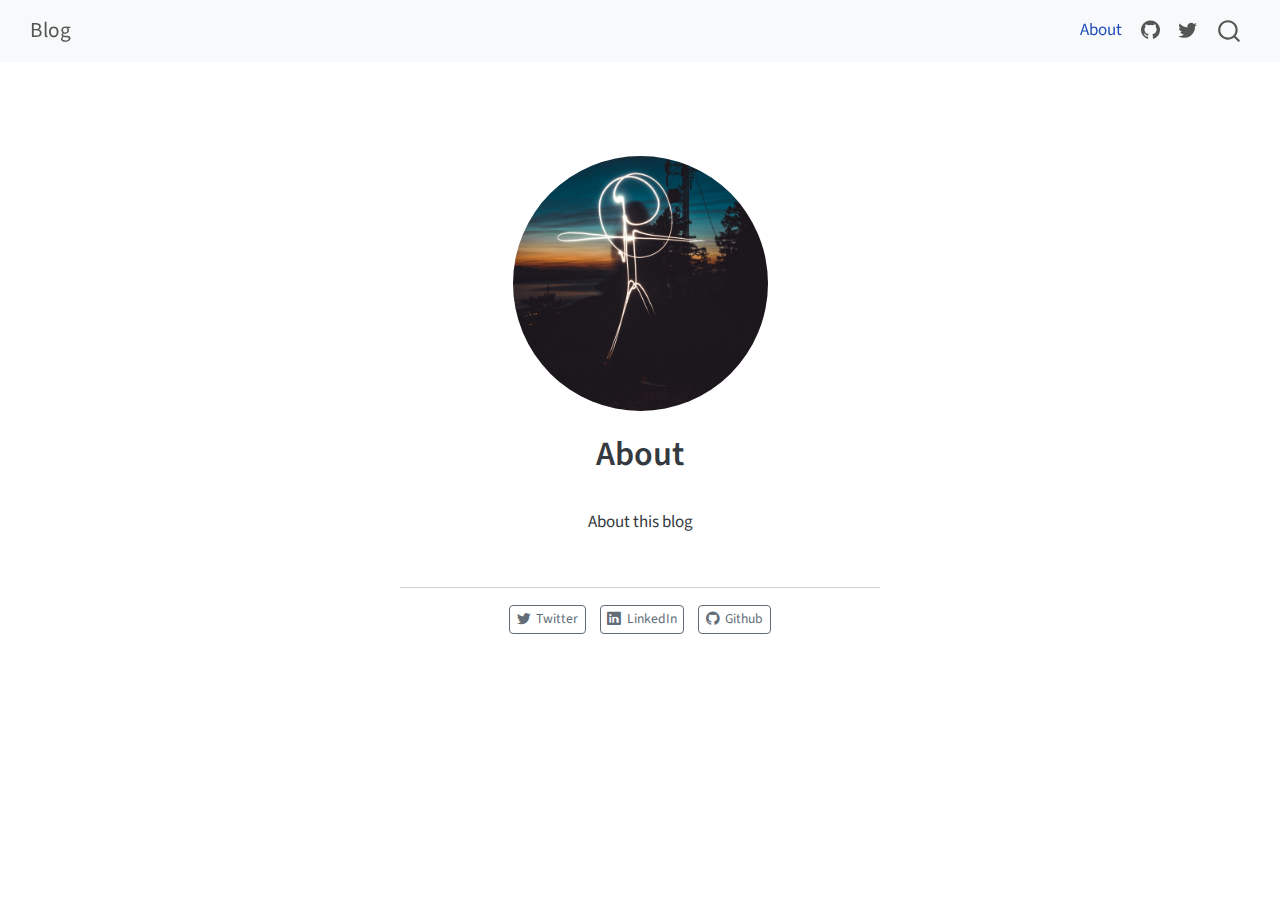
<file: docs/about.html>
<!DOCTYPE html>
<html xmlns="http://www.w3.org/1999/xhtml" lang="en" xml:lang="en"><head>

<meta charset="utf-8">
<meta name="generator" content="quarto-1.5.57">

<meta name="viewport" content="width=device-width, initial-scale=1.0, user-scalable=yes">


<title>About – Blog</title>
<style>
code{white-space: pre-wrap;}
span.smallcaps{font-variant: small-caps;}
div.columns{display: flex; gap: min(4vw, 1.5em);}
div.column{flex: auto; overflow-x: auto;}
div.hanging-indent{margin-left: 1.5em; text-indent: -1.5em;}
ul.task-list{list-style: none;}
ul.task-list li input[type="checkbox"] {
  width: 0.8em;
  margin: 0 0.8em 0.2em -1em; /* quarto-specific, see https://github.com/quarto-dev/quarto-cli/issues/4556 */ 
  vertical-align: middle;
}
</style>


<script src="site_libs/quarto-nav/quarto-nav.js"></script>
<script src="site_libs/quarto-nav/headroom.min.js"></script>
<script src="site_libs/clipboard/clipboard.min.js"></script>
<script src="site_libs/quarto-search/autocomplete.umd.js"></script>
<script src="site_libs/quarto-search/fuse.min.js"></script>
<script src="site_libs/quarto-search/quarto-search.js"></script>
<meta name="quarto:offset" content="./">
<script src="site_libs/quarto-html/quarto.js"></script>
<script src="site_libs/quarto-html/popper.min.js"></script>
<script src="site_libs/quarto-html/tippy.umd.min.js"></script>
<link href="site_libs/quarto-html/tippy.css" rel="stylesheet">
<link href="site_libs/quarto-html/quarto-syntax-highlighting.css" rel="stylesheet" id="quarto-text-highlighting-styles">
<script src="site_libs/bootstrap/bootstrap.min.js"></script>
<link href="site_libs/bootstrap/bootstrap-icons.css" rel="stylesheet">
<link href="site_libs/bootstrap/bootstrap.min.css" rel="stylesheet" id="quarto-bootstrap" data-mode="light">
<script id="quarto-search-options" type="application/json">{
  "location": "navbar",
  "copy-button": false,
  "collapse-after": 3,
  "panel-placement": "end",
  "type": "overlay",
  "limit": 50,
  "keyboard-shortcut": [
    "f",
    "/",
    "s"
  ],
  "show-item-context": false,
  "language": {
    "search-no-results-text": "No results",
    "search-matching-documents-text": "matching documents",
    "search-copy-link-title": "Copy link to search",
    "search-hide-matches-text": "Hide additional matches",
    "search-more-match-text": "more match in this document",
    "search-more-matches-text": "more matches in this document",
    "search-clear-button-title": "Clear",
    "search-text-placeholder": "",
    "search-detached-cancel-button-title": "Cancel",
    "search-submit-button-title": "Submit",
    "search-label": "Search"
  }
}</script>


<link rel="stylesheet" href="styles.css">
</head>

<body class="nav-fixed fullcontent">

<div id="quarto-search-results"></div>
  <header id="quarto-header" class="headroom fixed-top">
    <nav class="navbar navbar-expand-lg " data-bs-theme="dark">
      <div class="navbar-container container-fluid">
      <div class="navbar-brand-container mx-auto">
    <a class="navbar-brand" href="./index.html">
    <span class="navbar-title">Blog</span>
    </a>
  </div>
            <div id="quarto-search" class="" title="Search"></div>
          <button class="navbar-toggler" type="button" data-bs-toggle="collapse" data-bs-target="#navbarCollapse" aria-controls="navbarCollapse" role="menu" aria-expanded="false" aria-label="Toggle navigation" onclick="if (window.quartoToggleHeadroom) { window.quartoToggleHeadroom(); }">
  <span class="navbar-toggler-icon"></span>
</button>
          <div class="collapse navbar-collapse" id="navbarCollapse">
            <ul class="navbar-nav navbar-nav-scroll ms-auto">
  <li class="nav-item">
    <a class="nav-link active" href="./about.html" aria-current="page"> 
<span class="menu-text">About</span></a>
  </li>  
  <li class="nav-item compact">
    <a class="nav-link" href="https://github.com/"> <i class="bi bi-github" role="img">
</i> 
<span class="menu-text"></span></a>
  </li>  
  <li class="nav-item compact">
    <a class="nav-link" href="https://twitter.com"> <i class="bi bi-twitter" role="img">
</i> 
<span class="menu-text"></span></a>
  </li>  
</ul>
          </div> <!-- /navcollapse -->
            <div class="quarto-navbar-tools">
</div>
      </div> <!-- /container-fluid -->
    </nav>
</header>
<!-- content -->
<div id="quarto-content" class="quarto-container page-columns page-rows-contents page-layout-article page-navbar">
<!-- sidebar -->
<!-- margin-sidebar -->
    
<!-- main -->
<div class="quarto-about-jolla">
  <img src="profile.jpg" class="about-image
  round " style="height: 15em; width: 15em;">
 <header id="title-block-header" class="quarto-title-block default">
<div class="quarto-title">
<h1 class="title">About</h1>
</div>
<div class="quarto-title-meta">
  </div>
</header><main class="content" id="quarto-document-content">
<p>About this blog</p>


</main> 
  <hr class="about-sep">
   <div class="about-links">
  <a href="https://twitter.com" class="about-link" rel="" target="">
    <i class="bi bi-twitter"></i>
     <span class="about-link-text">Twitter</span>
  </a>
  <a href="https://linkedin.com" class="about-link" rel="" target="">
    <i class="bi bi-linkedin"></i>
     <span class="about-link-text">LinkedIn</span>
  </a>
  <a href="https://github.com" class="about-link" rel="" target="">
    <i class="bi bi-github"></i>
     <span class="about-link-text">Github</span>
  </a>
</div>
</div>
 <!-- /main -->
<script id="quarto-html-after-body" type="application/javascript">
window.document.addEventListener("DOMContentLoaded", function (event) {
  const toggleBodyColorMode = (bsSheetEl) => {
    const mode = bsSheetEl.getAttribute("data-mode");
    const bodyEl = window.document.querySelector("body");
    if (mode === "dark") {
      bodyEl.classList.add("quarto-dark");
      bodyEl.classList.remove("quarto-light");
    } else {
      bodyEl.classList.add("quarto-light");
      bodyEl.classList.remove("quarto-dark");
    }
  }
  const toggleBodyColorPrimary = () => {
    const bsSheetEl = window.document.querySelector("link#quarto-bootstrap");
    if (bsSheetEl) {
      toggleBodyColorMode(bsSheetEl);
    }
  }
  toggleBodyColorPrimary();  
  const isCodeAnnotation = (el) => {
    for (const clz of el.classList) {
      if (clz.startsWith('code-annotation-')) {                     
        return true;
      }
    }
    return false;
  }
  const onCopySuccess = function(e) {
    // button target
    const button = e.trigger;
    // don't keep focus
    button.blur();
    // flash "checked"
    button.classList.add('code-copy-button-checked');
    var currentTitle = button.getAttribute("title");
    button.setAttribute("title", "Copied!");
    let tooltip;
    if (window.bootstrap) {
      button.setAttribute("data-bs-toggle", "tooltip");
      button.setAttribute("data-bs-placement", "left");
      button.setAttribute("data-bs-title", "Copied!");
      tooltip = new bootstrap.Tooltip(button, 
        { trigger: "manual", 
          customClass: "code-copy-button-tooltip",
          offset: [0, -8]});
      tooltip.show();    
    }
    setTimeout(function() {
      if (tooltip) {
        tooltip.hide();
        button.removeAttribute("data-bs-title");
        button.removeAttribute("data-bs-toggle");
        button.removeAttribute("data-bs-placement");
      }
      button.setAttribute("title", currentTitle);
      button.classList.remove('code-copy-button-checked');
    }, 1000);
    // clear code selection
    e.clearSelection();
  }
  const getTextToCopy = function(trigger) {
      const codeEl = trigger.previousElementSibling.cloneNode(true);
      for (const childEl of codeEl.children) {
        if (isCodeAnnotation(childEl)) {
          childEl.remove();
        }
      }
      return codeEl.innerText;
  }
  const clipboard = new window.ClipboardJS('.code-copy-button:not([data-in-quarto-modal])', {
    text: getTextToCopy
  });
  clipboard.on('success', onCopySuccess);
  if (window.document.getElementById('quarto-embedded-source-code-modal')) {
    // For code content inside modals, clipBoardJS needs to be initialized with a container option
    // TODO: Check when it could be a function (https://github.com/zenorocha/clipboard.js/issues/860)
    const clipboardModal = new window.ClipboardJS('.code-copy-button[data-in-quarto-modal]', {
      text: getTextToCopy,
      container: window.document.getElementById('quarto-embedded-source-code-modal')
    });
    clipboardModal.on('success', onCopySuccess);
  }
    var localhostRegex = new RegExp(/^(?:http|https):\/\/localhost\:?[0-9]*\//);
    var mailtoRegex = new RegExp(/^mailto:/);
      var filterRegex = new RegExp('/' + window.location.host + '/');
    var isInternal = (href) => {
        return filterRegex.test(href) || localhostRegex.test(href) || mailtoRegex.test(href);
    }
    // Inspect non-navigation links and adorn them if external
 	var links = window.document.querySelectorAll('a[href]:not(.nav-link):not(.navbar-brand):not(.toc-action):not(.sidebar-link):not(.sidebar-item-toggle):not(.pagination-link):not(.no-external):not([aria-hidden]):not(.dropdown-item):not(.quarto-navigation-tool):not(.about-link)');
    for (var i=0; i<links.length; i++) {
      const link = links[i];
      if (!isInternal(link.href)) {
        // undo the damage that might have been done by quarto-nav.js in the case of
        // links that we want to consider external
        if (link.dataset.originalHref !== undefined) {
          link.href = link.dataset.originalHref;
        }
      }
    }
  function tippyHover(el, contentFn, onTriggerFn, onUntriggerFn) {
    const config = {
      allowHTML: true,
      maxWidth: 500,
      delay: 100,
      arrow: false,
      appendTo: function(el) {
          return el.parentElement;
      },
      interactive: true,
      interactiveBorder: 10,
      theme: 'quarto',
      placement: 'bottom-start',
    };
    if (contentFn) {
      config.content = contentFn;
    }
    if (onTriggerFn) {
      config.onTrigger = onTriggerFn;
    }
    if (onUntriggerFn) {
      config.onUntrigger = onUntriggerFn;
    }
    window.tippy(el, config); 
  }
  const noterefs = window.document.querySelectorAll('a[role="doc-noteref"]');
  for (var i=0; i<noterefs.length; i++) {
    const ref = noterefs[i];
    tippyHover(ref, function() {
      // use id or data attribute instead here
      let href = ref.getAttribute('data-footnote-href') || ref.getAttribute('href');
      try { href = new URL(href).hash; } catch {}
      const id = href.replace(/^#\/?/, "");
      const note = window.document.getElementById(id);
      if (note) {
        return note.innerHTML;
      } else {
        return "";
      }
    });
  }
  const xrefs = window.document.querySelectorAll('a.quarto-xref');
  const processXRef = (id, note) => {
    // Strip column container classes
    const stripColumnClz = (el) => {
      el.classList.remove("page-full", "page-columns");
      if (el.children) {
        for (const child of el.children) {
          stripColumnClz(child);
        }
      }
    }
    stripColumnClz(note)
    if (id === null || id.startsWith('sec-')) {
      // Special case sections, only their first couple elements
      const container = document.createElement("div");
      if (note.children && note.children.length > 2) {
        container.appendChild(note.children[0].cloneNode(true));
        for (let i = 1; i < note.children.length; i++) {
          const child = note.children[i];
          if (child.tagName === "P" && child.innerText === "") {
            continue;
          } else {
            container.appendChild(child.cloneNode(true));
            break;
          }
        }
        if (window.Quarto?.typesetMath) {
          window.Quarto.typesetMath(container);
        }
        return container.innerHTML
      } else {
        if (window.Quarto?.typesetMath) {
          window.Quarto.typesetMath(note);
        }
        return note.innerHTML;
      }
    } else {
      // Remove any anchor links if they are present
      const anchorLink = note.querySelector('a.anchorjs-link');
      if (anchorLink) {
        anchorLink.remove();
      }
      if (window.Quarto?.typesetMath) {
        window.Quarto.typesetMath(note);
      }
      // TODO in 1.5, we should make sure this works without a callout special case
      if (note.classList.contains("callout")) {
        return note.outerHTML;
      } else {
        return note.innerHTML;
      }
    }
  }
  for (var i=0; i<xrefs.length; i++) {
    const xref = xrefs[i];
    tippyHover(xref, undefined, function(instance) {
      instance.disable();
      let url = xref.getAttribute('href');
      let hash = undefined; 
      if (url.startsWith('#')) {
        hash = url;
      } else {
        try { hash = new URL(url).hash; } catch {}
      }
      if (hash) {
        const id = hash.replace(/^#\/?/, "");
        const note = window.document.getElementById(id);
        if (note !== null) {
          try {
            const html = processXRef(id, note.cloneNode(true));
            instance.setContent(html);
          } finally {
            instance.enable();
            instance.show();
          }
        } else {
          // See if we can fetch this
          fetch(url.split('#')[0])
          .then(res => res.text())
          .then(html => {
            const parser = new DOMParser();
            const htmlDoc = parser.parseFromString(html, "text/html");
            const note = htmlDoc.getElementById(id);
            if (note !== null) {
              const html = processXRef(id, note);
              instance.setContent(html);
            } 
          }).finally(() => {
            instance.enable();
            instance.show();
          });
        }
      } else {
        // See if we can fetch a full url (with no hash to target)
        // This is a special case and we should probably do some content thinning / targeting
        fetch(url)
        .then(res => res.text())
        .then(html => {
          const parser = new DOMParser();
          const htmlDoc = parser.parseFromString(html, "text/html");
          const note = htmlDoc.querySelector('main.content');
          if (note !== null) {
            // This should only happen for chapter cross references
            // (since there is no id in the URL)
            // remove the first header
            if (note.children.length > 0 && note.children[0].tagName === "HEADER") {
              note.children[0].remove();
            }
            const html = processXRef(null, note);
            instance.setContent(html);
          } 
        }).finally(() => {
          instance.enable();
          instance.show();
        });
      }
    }, function(instance) {
    });
  }
      let selectedAnnoteEl;
      const selectorForAnnotation = ( cell, annotation) => {
        let cellAttr = 'data-code-cell="' + cell + '"';
        let lineAttr = 'data-code-annotation="' +  annotation + '"';
        const selector = 'span[' + cellAttr + '][' + lineAttr + ']';
        return selector;
      }
      const selectCodeLines = (annoteEl) => {
        const doc = window.document;
        const targetCell = annoteEl.getAttribute("data-target-cell");
        const targetAnnotation = annoteEl.getAttribute("data-target-annotation");
        const annoteSpan = window.document.querySelector(selectorForAnnotation(targetCell, targetAnnotation));
        const lines = annoteSpan.getAttribute("data-code-lines").split(",");
        const lineIds = lines.map((line) => {
          return targetCell + "-" + line;
        })
        let top = null;
        let height = null;
        let parent = null;
        if (lineIds.length > 0) {
            //compute the position of the single el (top and bottom and make a div)
            const el = window.document.getElementById(lineIds[0]);
            top = el.offsetTop;
            height = el.offsetHeight;
            parent = el.parentElement.parentElement;
          if (lineIds.length > 1) {
            const lastEl = window.document.getElementById(lineIds[lineIds.length - 1]);
            const bottom = lastEl.offsetTop + lastEl.offsetHeight;
            height = bottom - top;
          }
          if (top !== null && height !== null && parent !== null) {
            // cook up a div (if necessary) and position it 
            let div = window.document.getElementById("code-annotation-line-highlight");
            if (div === null) {
              div = window.document.createElement("div");
              div.setAttribute("id", "code-annotation-line-highlight");
              div.style.position = 'absolute';
              parent.appendChild(div);
            }
            div.style.top = top - 2 + "px";
            div.style.height = height + 4 + "px";
            div.style.left = 0;
            let gutterDiv = window.document.getElementById("code-annotation-line-highlight-gutter");
            if (gutterDiv === null) {
              gutterDiv = window.document.createElement("div");
              gutterDiv.setAttribute("id", "code-annotation-line-highlight-gutter");
              gutterDiv.style.position = 'absolute';
              const codeCell = window.document.getElementById(targetCell);
              const gutter = codeCell.querySelector('.code-annotation-gutter');
              gutter.appendChild(gutterDiv);
            }
            gutterDiv.style.top = top - 2 + "px";
            gutterDiv.style.height = height + 4 + "px";
          }
          selectedAnnoteEl = annoteEl;
        }
      };
      const unselectCodeLines = () => {
        const elementsIds = ["code-annotation-line-highlight", "code-annotation-line-highlight-gutter"];
        elementsIds.forEach((elId) => {
          const div = window.document.getElementById(elId);
          if (div) {
            div.remove();
          }
        });
        selectedAnnoteEl = undefined;
      };
        // Handle positioning of the toggle
    window.addEventListener(
      "resize",
      throttle(() => {
        elRect = undefined;
        if (selectedAnnoteEl) {
          selectCodeLines(selectedAnnoteEl);
        }
      }, 10)
    );
    function throttle(fn, ms) {
    let throttle = false;
    let timer;
      return (...args) => {
        if(!throttle) { // first call gets through
            fn.apply(this, args);
            throttle = true;
        } else { // all the others get throttled
            if(timer) clearTimeout(timer); // cancel #2
            timer = setTimeout(() => {
              fn.apply(this, args);
              timer = throttle = false;
            }, ms);
        }
      };
    }
      // Attach click handler to the DT
      const annoteDls = window.document.querySelectorAll('dt[data-target-cell]');
      for (const annoteDlNode of annoteDls) {
        annoteDlNode.addEventListener('click', (event) => {
          const clickedEl = event.target;
          if (clickedEl !== selectedAnnoteEl) {
            unselectCodeLines();
            const activeEl = window.document.querySelector('dt[data-target-cell].code-annotation-active');
            if (activeEl) {
              activeEl.classList.remove('code-annotation-active');
            }
            selectCodeLines(clickedEl);
            clickedEl.classList.add('code-annotation-active');
          } else {
            // Unselect the line
            unselectCodeLines();
            clickedEl.classList.remove('code-annotation-active');
          }
        });
      }
  const findCites = (el) => {
    const parentEl = el.parentElement;
    if (parentEl) {
      const cites = parentEl.dataset.cites;
      if (cites) {
        return {
          el,
          cites: cites.split(' ')
        };
      } else {
        return findCites(el.parentElement)
      }
    } else {
      return undefined;
    }
  };
  var bibliorefs = window.document.querySelectorAll('a[role="doc-biblioref"]');
  for (var i=0; i<bibliorefs.length; i++) {
    const ref = bibliorefs[i];
    const citeInfo = findCites(ref);
    if (citeInfo) {
      tippyHover(citeInfo.el, function() {
        var popup = window.document.createElement('div');
        citeInfo.cites.forEach(function(cite) {
          var citeDiv = window.document.createElement('div');
          citeDiv.classList.add('hanging-indent');
          citeDiv.classList.add('csl-entry');
          var biblioDiv = window.document.getElementById('ref-' + cite);
          if (biblioDiv) {
            citeDiv.innerHTML = biblioDiv.innerHTML;
          }
          popup.appendChild(citeDiv);
        });
        return popup.innerHTML;
      });
    }
  }
});
</script>
</div> <!-- /content -->




</body></html>
</file>
<file: docs/site_libs/quarto-html/tippy.css>
.tippy-box[data-animation=fade][data-state=hidden]{opacity:0}[data-tippy-root]{max-width:calc(100vw - 10px)}.tippy-box{position:relative;background-color:#333;color:#fff;border-radius:4px;font-size:14px;line-height:1.4;white-space:normal;outline:0;transition-property:transform,visibility,opacity}.tippy-box[data-placement^=top]>.tippy-arrow{bottom:0}.tippy-box[data-placement^=top]>.tippy-arrow:before{bottom:-7px;left:0;border-width:8px 8px 0;border-top-color:initial;transform-origin:center top}.tippy-box[data-placement^=bottom]>.tippy-arrow{top:0}.tippy-box[data-placement^=bottom]>.tippy-arrow:before{top:-7px;left:0;border-width:0 8px 8px;border-bottom-color:initial;transform-origin:center bottom}.tippy-box[data-placement^=left]>.tippy-arrow{right:0}.tippy-box[data-placement^=left]>.tippy-arrow:before{border-width:8px 0 8px 8px;border-left-color:initial;right:-7px;transform-origin:center left}.tippy-box[data-placement^=right]>.tippy-arrow{left:0}.tippy-box[data-placement^=right]>.tippy-arrow:before{left:-7px;border-width:8px 8px 8px 0;border-right-color:initial;transform-origin:center right}.tippy-box[data-inertia][data-state=visible]{transition-timing-function:cubic-bezier(.54,1.5,.38,1.11)}.tippy-arrow{width:16px;height:16px;color:#333}.tippy-arrow:before{content:"";position:absolute;border-color:transparent;border-style:solid}.tippy-content{position:relative;padding:5px 9px;z-index:1}
</file>
<file: docs/site_libs/quarto-html/quarto-syntax-highlighting.css>
/* quarto syntax highlight colors */
:root {
  --quarto-hl-ot-color: #003B4F;
  --quarto-hl-at-color: #657422;
  --quarto-hl-ss-color: #20794D;
  --quarto-hl-an-color: #5E5E5E;
  --quarto-hl-fu-color: #4758AB;
  --quarto-hl-st-color: #20794D;
  --quarto-hl-cf-color: #003B4F;
  --quarto-hl-op-color: #5E5E5E;
  --quarto-hl-er-color: #AD0000;
  --quarto-hl-bn-color: #AD0000;
  --quarto-hl-al-color: #AD0000;
  --quarto-hl-va-color: #111111;
  --quarto-hl-bu-color: inherit;
  --quarto-hl-ex-color: inherit;
  --quarto-hl-pp-color: #AD0000;
  --quarto-hl-in-color: #5E5E5E;
  --quarto-hl-vs-color: #20794D;
  --quarto-hl-wa-color: #5E5E5E;
  --quarto-hl-do-color: #5E5E5E;
  --quarto-hl-im-color: #00769E;
  --quarto-hl-ch-color: #20794D;
  --quarto-hl-dt-color: #AD0000;
  --quarto-hl-fl-color: #AD0000;
  --quarto-hl-co-color: #5E5E5E;
  --quarto-hl-cv-color: #5E5E5E;
  --quarto-hl-cn-color: #8f5902;
  --quarto-hl-sc-color: #5E5E5E;
  --quarto-hl-dv-color: #AD0000;
  --quarto-hl-kw-color: #003B4F;
}

/* other quarto variables */
:root {
  --quarto-font-monospace: SFMono-Regular, Menlo, Monaco, Consolas, "Liberation Mono", "Courier New", monospace;
}

pre > code.sourceCode > span {
  color: #003B4F;
}

code span {
  color: #003B4F;
}

code.sourceCode > span {
  color: #003B4F;
}

div.sourceCode,
div.sourceCode pre.sourceCode {
  color: #003B4F;
}

code span.ot {
  color: #003B4F;
  font-style: inherit;
}

code span.at {
  color: #657422;
  font-style: inherit;
}

code span.ss {
  color: #20794D;
  font-style: inherit;
}

code span.an {
  color: #5E5E5E;
  font-style: inherit;
}

code span.fu {
  color: #4758AB;
  font-style: inherit;
}

code span.st {
  color: #20794D;
  font-style: inherit;
}

code span.cf {
  color: #003B4F;
  font-weight: bold;
  font-style: inherit;
}

code span.op {
  color: #5E5E5E;
  font-style: inherit;
}

code span.er {
  color: #AD0000;
  font-style: inherit;
}

code span.bn {
  color: #AD0000;
  font-style: inherit;
}

code span.al {
  color: #AD0000;
  font-style: inherit;
}

code span.va {
  color: #111111;
  font-style: inherit;
}

code span.bu {
  font-style: inherit;
}

code span.ex {
  font-style: inherit;
}

code span.pp {
  color: #AD0000;
  font-style: inherit;
}

code span.in {
  color: #5E5E5E;
  font-style: inherit;
}

code span.vs {
  color: #20794D;
  font-style: inherit;
}

code span.wa {
  color: #5E5E5E;
  font-style: italic;
}

code span.do {
  color: #5E5E5E;
  font-style: italic;
}

code span.im {
  color: #00769E;
  font-style: inherit;
}

code span.ch {
  color: #20794D;
  font-style: inherit;
}

code span.dt {
  color: #AD0000;
  font-style: inherit;
}

code span.fl {
  color: #AD0000;
  font-style: inherit;
}

code span.co {
  color: #5E5E5E;
  font-style: inherit;
}

code span.cv {
  color: #5E5E5E;
  font-style: italic;
}

code span.cn {
  color: #8f5902;
  font-style: inherit;
}

code span.sc {
  color: #5E5E5E;
  font-style: inherit;
}

code span.dv {
  color: #AD0000;
  font-style: inherit;
}

code span.kw {
  color: #003B4F;
  font-weight: bold;
  font-style: inherit;
}

.prevent-inlining {
  content: "</";
}

/*# sourceMappingURL=debc5d5d77c3f9108843748ff7464032.css.map */
</file>
<file: docs/styles.css>
/* css styles */
h2 {
    border-bottom: none !important; /* Removes the line under H2 headings */
}
h1, h2, h3, h4, h5, h6 {
    border-bottom: none !important; /* Removes the line under all headings */
}
</file>
